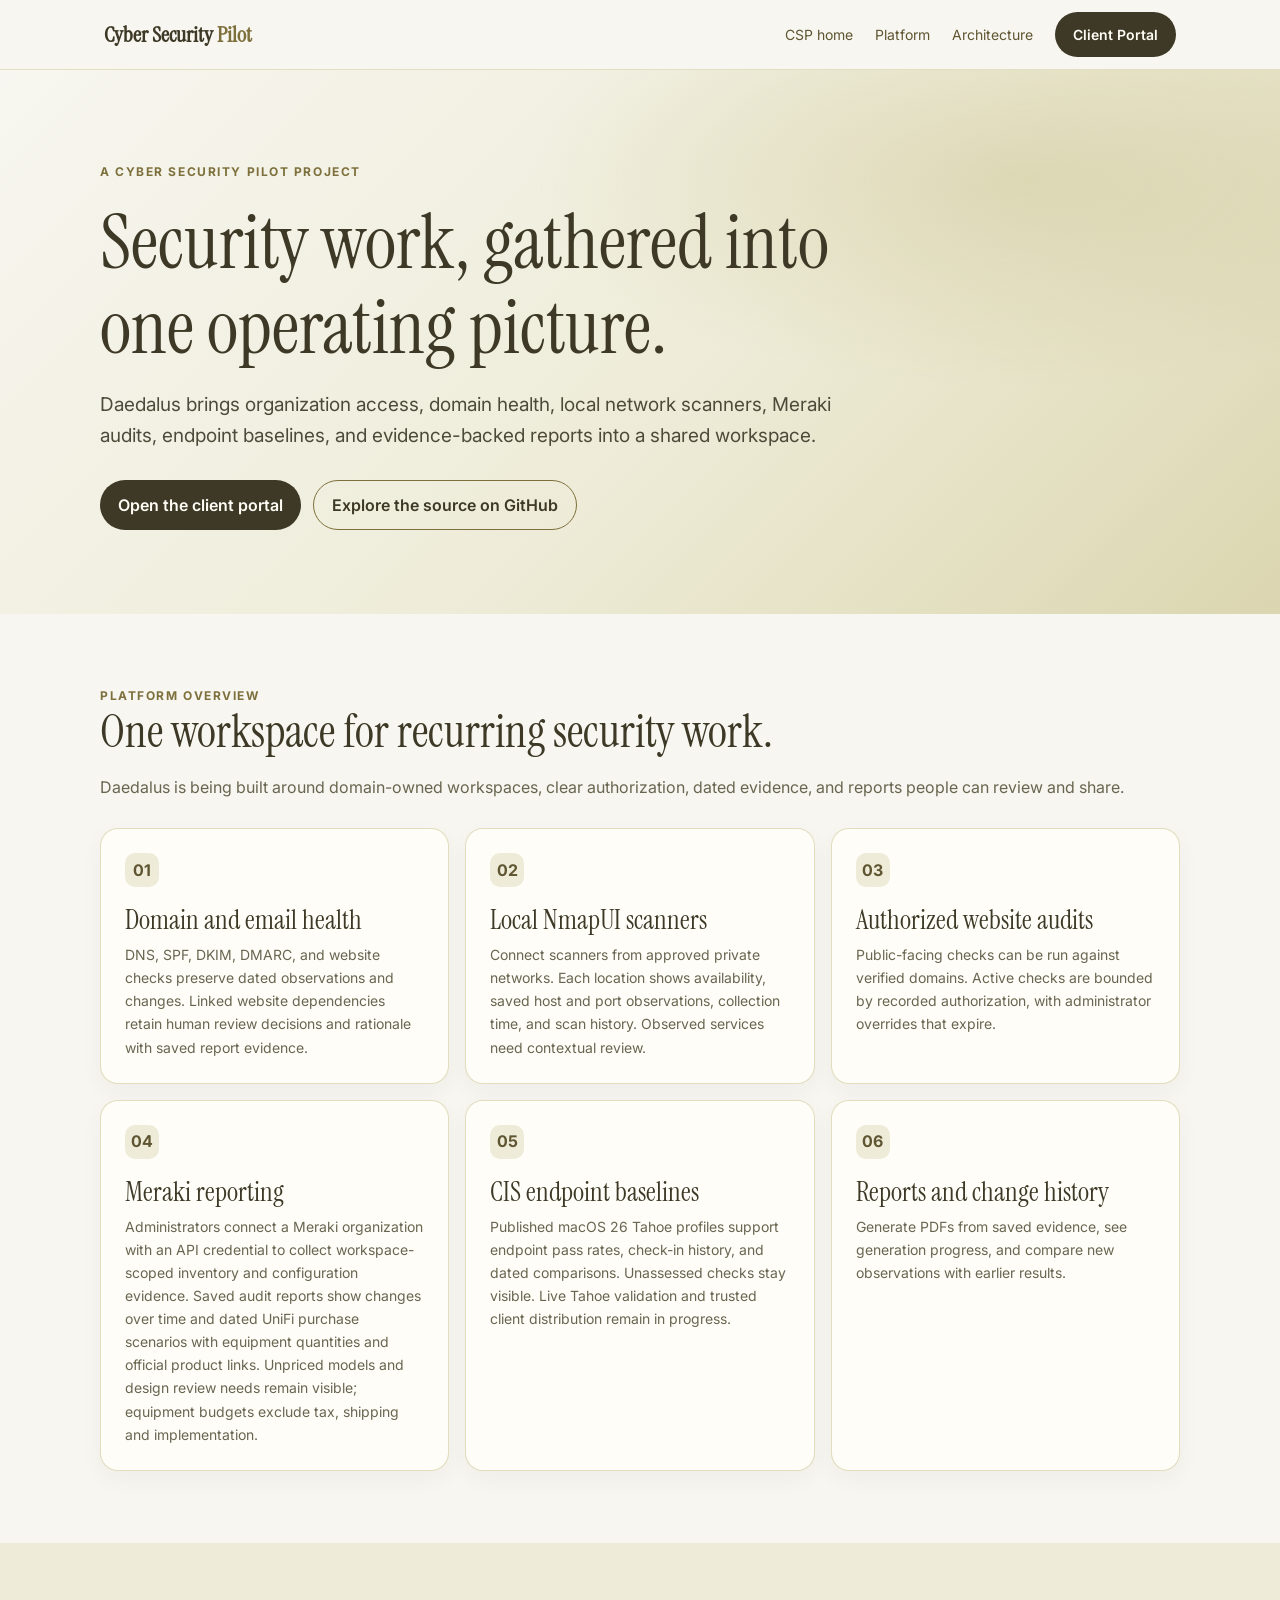
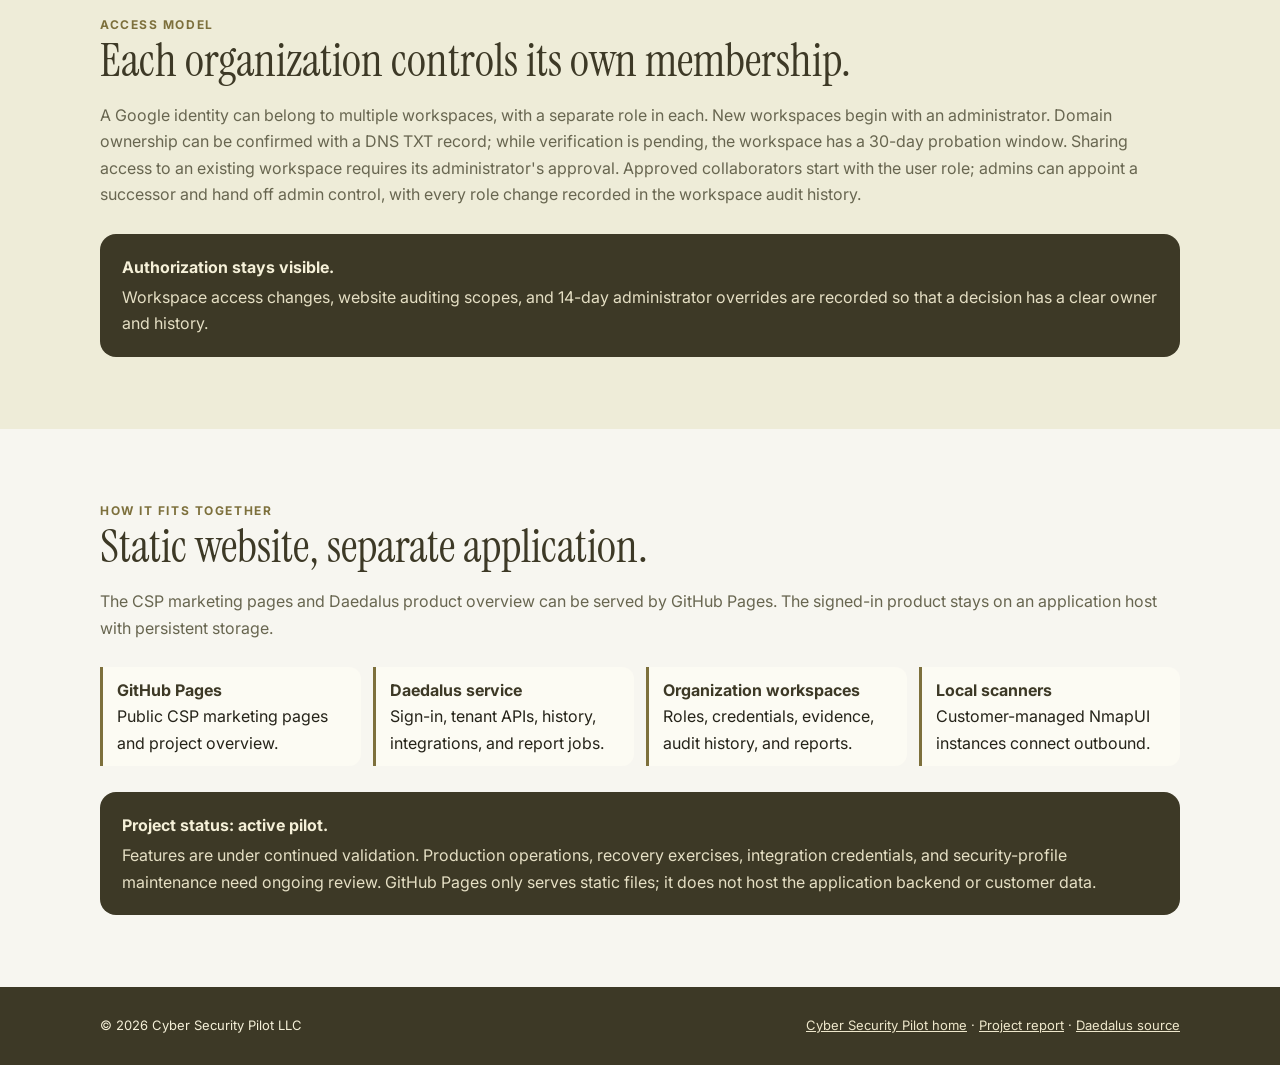
<file: site/daedalus.html>
<!doctype html>
<html lang="en">
<head>
  <meta charset="utf-8">
  <meta name="viewport" content="width=device-width, initial-scale=1">
  <meta name="description" content="Daedalus is Cyber Security Pilot's multi-organization security operations portal for domain health, local scanners, Meraki, endpoint baselines, and reports.">
  <title>Daedalus | Cyber Security Pilot</title>
  <link rel="icon" type="image/png" href="favicon.png">
  <link rel="apple-touch-icon" href="apple-touch-icon.png">
  <link rel="preconnect" href="https://fonts.googleapis.com">
  <link rel="preconnect" href="https://fonts.gstatic.com" crossorigin>
  <link href="https://fonts.googleapis.com/css2?family=Instrument+Serif:ital@0;1&family=Inter:wght@400;500;600;700&display=swap" rel="stylesheet">
  <style>
    :root{color-scheme:light;--ivory:#f7f6f0;--paper:#fefdf8;--olive:#5f5532;--olive-dark:#3d3926;--olive-mid:#7d703c;--olive-pale:#eeecd8;--line:#dbd6b0;--ink:#252319;--muted:#686650;--white:#fffdf5}
    *{box-sizing:border-box}html{scroll-behavior:smooth}section[id]{scroll-margin-top:84px}body{margin:0;background:var(--ivory);color:var(--ink);font-family:Inter,system-ui,sans-serif;line-height:1.65}a{color:inherit}header{position:sticky;top:0;z-index:5;background:rgba(247,246,240,.94);backdrop-filter:blur(12px);border-bottom:1px solid rgba(219,214,176,.75)}.nav{max-width:1120px;margin:auto;padding:12px 24px;display:flex;align-items:center;justify-content:space-between;gap:20px}.brand{font:600 22px 'Instrument Serif',Georgia,serif;text-decoration:none;color:var(--olive-dark)}.brand b{color:var(--olive-mid);font-weight:600}.navlinks{display:flex;align-items:center;gap:22px;font-size:14px}.navlinks a{text-decoration:none;color:var(--olive)}.button{display:inline-flex;align-items:center;justify-content:center;border-radius:999px;padding:11px 18px;background:var(--olive-dark);color:var(--white)!important;font-weight:600;text-decoration:none}.hero{background:radial-gradient(ellipse at 80% 20%,rgba(196,187,132,.38),transparent 34%),linear-gradient(135deg,#f7f6f0,#eeecd8 55%,#dbd6b0);padding:92px 24px 84px}.wrap{max-width:1080px;margin:auto}.eyebrow{font-size:12px;text-transform:uppercase;letter-spacing:.13em;font-weight:700;color:var(--olive-mid)}h1,h2,h3{font-family:'Instrument Serif',Georgia,serif;font-weight:500;color:var(--olive-dark);line-height:1.12}h1{font-size:clamp(44px,7vw,76px);max-width:780px;margin:18px 0}h2{font-size:clamp(32px,4vw,46px);margin:0 0 16px}h3{font-size:27px;margin:0 0 8px}.lede{font-size:19px;color:#4d4a39;max-width:740px}.actions{display:flex;gap:12px;flex-wrap:wrap;margin-top:28px}.button.secondary{background:transparent;color:var(--olive-dark)!important;border:1px solid var(--olive-mid)}.section{padding:72px 24px}.section.alt{background:#eeecd8}.section p{color:var(--muted);margin:8px 0 0}.grid{display:grid;grid-template-columns:repeat(3,minmax(0,1fr));gap:16px;margin-top:28px}.card{background:var(--paper);border:1px solid rgba(219,214,176,.8);border-radius:18px;padding:24px;box-shadow:0 8px 22px rgba(61,57,38,.045)}.card p{font-size:14px}.number{display:inline-grid;place-items:center;width:34px;height:34px;border-radius:10px;background:var(--olive-pale);color:var(--olive);font-weight:700;margin-bottom:18px}.architecture{display:grid;grid-template-columns:repeat(4,minmax(0,1fr));gap:12px;margin-top:26px}.step{border-left:3px solid var(--olive-mid);padding:10px 14px;background:rgba(255,253,245,.66);border-radius:0 12px 12px 0}.step strong{display:block;color:var(--olive-dark)}.note{padding:20px 22px;background:var(--olive-dark);color:#f5f0d8;border-radius:16px;margin-top:26px}.note p{color:#e5dfc4;margin:4px 0 0}footer{background:var(--olive-dark);color:#f5f0d8;padding:28px 24px}footer .wrap{display:flex;justify-content:space-between;gap:20px;flex-wrap:wrap;font-size:13px}footer a{color:#eee7cb}
    .skip-link{position:absolute;left:16px;top:-48px;z-index:9;padding:10px 14px;border-radius:999px;background:var(--olive-dark);color:var(--white);font-weight:600;text-decoration:none}.skip-link:focus{top:12px}
    a:focus-visible{outline:3px solid var(--olive-mid);outline-offset:3px}
    @media(prefers-reduced-motion:reduce){html{scroll-behavior:auto}}
    @media(prefers-color-scheme:dark){:root{color-scheme:dark;--ivory:#1d1c16;--paper:#262419;--olive:#c9bf8c;--olive-dark:#ebe4c4;--olive-mid:#b7aa66;--olive-pale:#2f2d20;--line:#3f3c2b;--ink:#ece9d8;--muted:#b3ae95;--white:#1d1c16}header{background:rgba(29,28,22,.94);border-bottom-color:rgba(63,60,43,.9)}.hero{background:radial-gradient(ellipse at 80% 20%,rgba(125,112,60,.28),transparent 34%),linear-gradient(135deg,#1d1c16,#26241a 55%,#2f2d20)}.lede{color:#cdc8ae}.section.alt{background:#232116}.card{border-color:rgba(63,60,43,.9);box-shadow:none}.step{background:rgba(38,36,25,.8)}.button{background:var(--olive-mid);color:#1d1c16!important}.button.secondary{background:transparent;color:var(--olive-dark)!important}.note,footer{background:#121109;color:#e5dfc4}}
    @media(max-width:760px){.nav{padding:12px 16px}.navlinks{gap:12px}.navlinks .textlink{display:none}.hero{padding:72px 20px}.section{padding:56px 20px}.grid{grid-template-columns:1fr}.architecture{grid-template-columns:1fr 1fr}}@media(max-width:420px){.architecture{grid-template-columns:1fr}.brand{font-size:19px}.navlinks{font-size:12px}}
  </style>
</head>
<body>
  <a class="skip-link" href="#main-content">Skip to main content</a>
  <header><nav class="nav" aria-label="Main navigation"><a class="brand" href="index.html">Cyber Security <b>Pilot</b></a><div class="navlinks"><a class="textlink" href="index.html">CSP home</a><a class="textlink" href="#platform">Platform</a><a class="textlink" href="#architecture">Architecture</a><a class="button" href="https://daedalus.cybersecuritypilot.org/">Client Portal</a></div></nav></header>
  <main id="main-content" tabindex="-1">
    <section class="hero"><div class="wrap"><div class="eyebrow">A Cyber Security Pilot project</div><h1>Security work, gathered into one operating picture.</h1><p class="lede">Daedalus brings organization access, domain health, local network scanners, Meraki audits, endpoint baselines, and evidence-backed reports into a shared workspace.</p><div class="actions"><a class="button" href="https://daedalus.cybersecuritypilot.org/">Open the client portal</a><a class="button secondary" href="https://github.com/techmore/tm-daedalus">Explore the source on GitHub</a></div></div></section>
    <section class="section" id="platform"><div class="wrap"><div class="eyebrow">Platform overview</div><h2>One workspace for recurring security work.</h2><p>Daedalus is being built around domain-owned workspaces, clear authorization, dated evidence, and reports people can review and share.</p><div class="grid">
      <article class="card"><span class="number">01</span><h3>Domain and email health</h3><p>DNS, SPF, DKIM, DMARC, and website checks preserve dated observations and changes. Linked website dependencies retain human review decisions and rationale with saved report evidence.</p></article>
      <article class="card"><span class="number">02</span><h3>Local NmapUI scanners</h3><p>Connect scanners from approved private networks. Each location shows availability, saved host and port observations, collection time, and scan history. Observed services need contextual review.</p></article>
      <article class="card"><span class="number">03</span><h3>Authorized website audits</h3><p>Public-facing checks can be run against verified domains. Active checks are bounded by recorded authorization, with administrator overrides that expire.</p></article>
      <article class="card"><span class="number">04</span><h3>Meraki reporting</h3><p>Administrators connect a Meraki organization with an API credential to collect workspace-scoped inventory and configuration evidence. Saved audit reports show changes over time and dated UniFi purchase scenarios with equipment quantities and official product links. Unpriced models and design review needs remain visible; equipment budgets exclude tax, shipping and implementation.</p></article>
      <article class="card"><span class="number">05</span><h3>CIS endpoint baselines</h3><p>Published macOS 26 Tahoe profiles support endpoint pass rates, check-in history, and dated comparisons. Unassessed checks stay visible. Live Tahoe validation and trusted client distribution remain in progress.</p></article>
      <article class="card"><span class="number">06</span><h3>Reports and change history</h3><p>Generate PDFs from saved evidence, see generation progress, and compare new observations with earlier results.</p></article>
    </div></div></section>
    <section class="section alt"><div class="wrap"><div class="eyebrow">Access model</div><h2>Each organization controls its own membership.</h2><p>A Google identity can belong to multiple workspaces, with a separate role in each. New workspaces begin with an administrator. Domain ownership can be confirmed with a DNS TXT record; while verification is pending, the workspace has a 30-day probation window. Sharing access to an existing workspace requires its administrator's approval. Approved collaborators start with the user role; admins can appoint a successor and hand off admin control, with every role change recorded in the workspace audit history.</p><div class="note"><strong>Authorization stays visible.</strong><p>Workspace access changes, website auditing scopes, and 14-day administrator overrides are recorded so that a decision has a clear owner and history.</p></div></div></section>
    <section class="section" id="architecture"><div class="wrap"><div class="eyebrow">How it fits together</div><h2>Static website, separate application.</h2><p>The CSP marketing pages and Daedalus product overview can be served by GitHub Pages. The signed-in product stays on an application host with persistent storage.</p><div class="architecture"><div class="step"><strong>GitHub Pages</strong><span>Public CSP marketing pages and project overview.</span></div><div class="step"><strong>Daedalus service</strong><span>Sign-in, tenant APIs, history, integrations, and report jobs.</span></div><div class="step"><strong>Organization workspaces</strong><span>Roles, credentials, evidence, audit history, and reports.</span></div><div class="step"><strong>Local scanners</strong><span>Customer-managed NmapUI instances connect outbound.</span></div></div><div class="note"><strong>Project status: active pilot.</strong><p>Features are under continued validation. Production operations, recovery exercises, integration credentials, and security-profile maintenance need ongoing review. GitHub Pages only serves static files; it does not host the application backend or customer data.</p></div></div></section>
  </main>
  <footer><div class="wrap"><span>© 2026 Cyber Security Pilot LLC</span><span><a href="index.html">Cyber Security Pilot home</a> · <a href="https://github.com/techmore/tm-daedalus/blob/main/PUBLIC-PROJECT-REPORT.md">Project report</a> · <a href="https://github.com/techmore/tm-daedalus">Daedalus source</a></span></div></footer>
</body>
</html>
</file>
